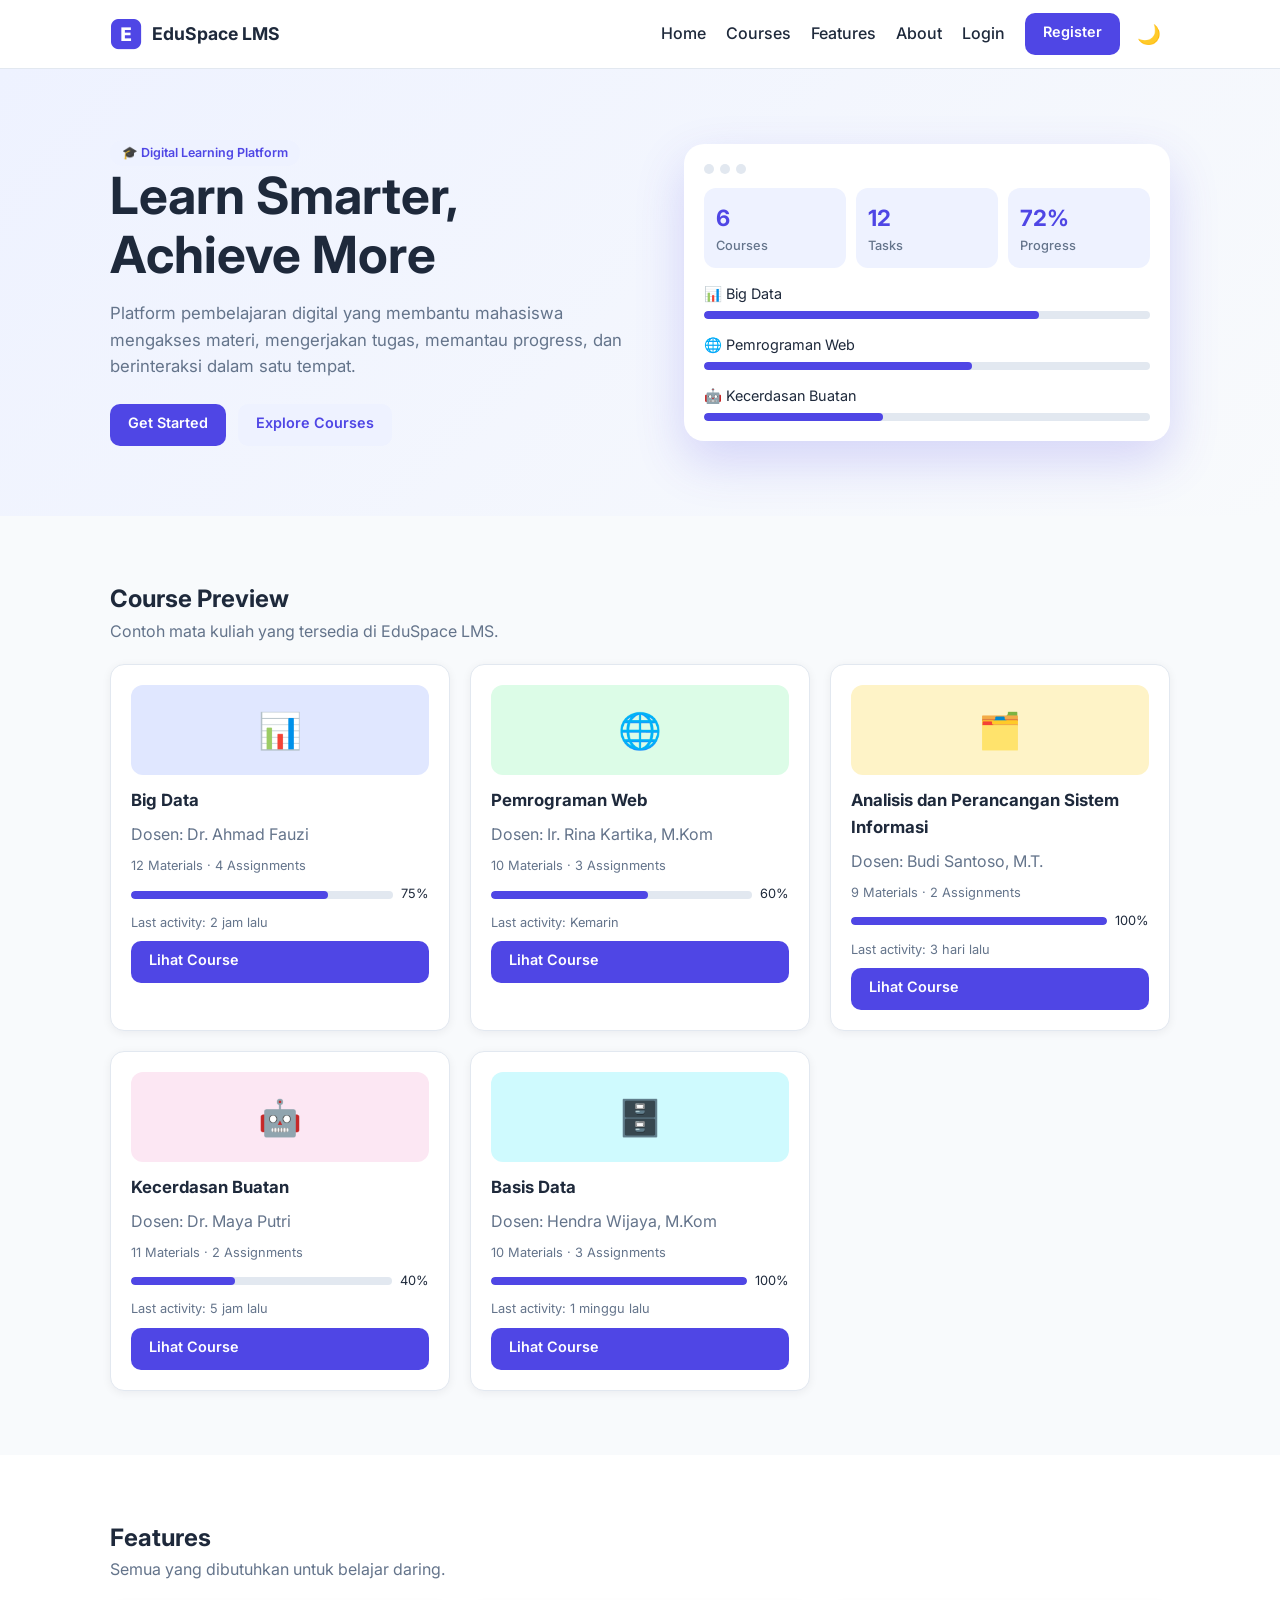
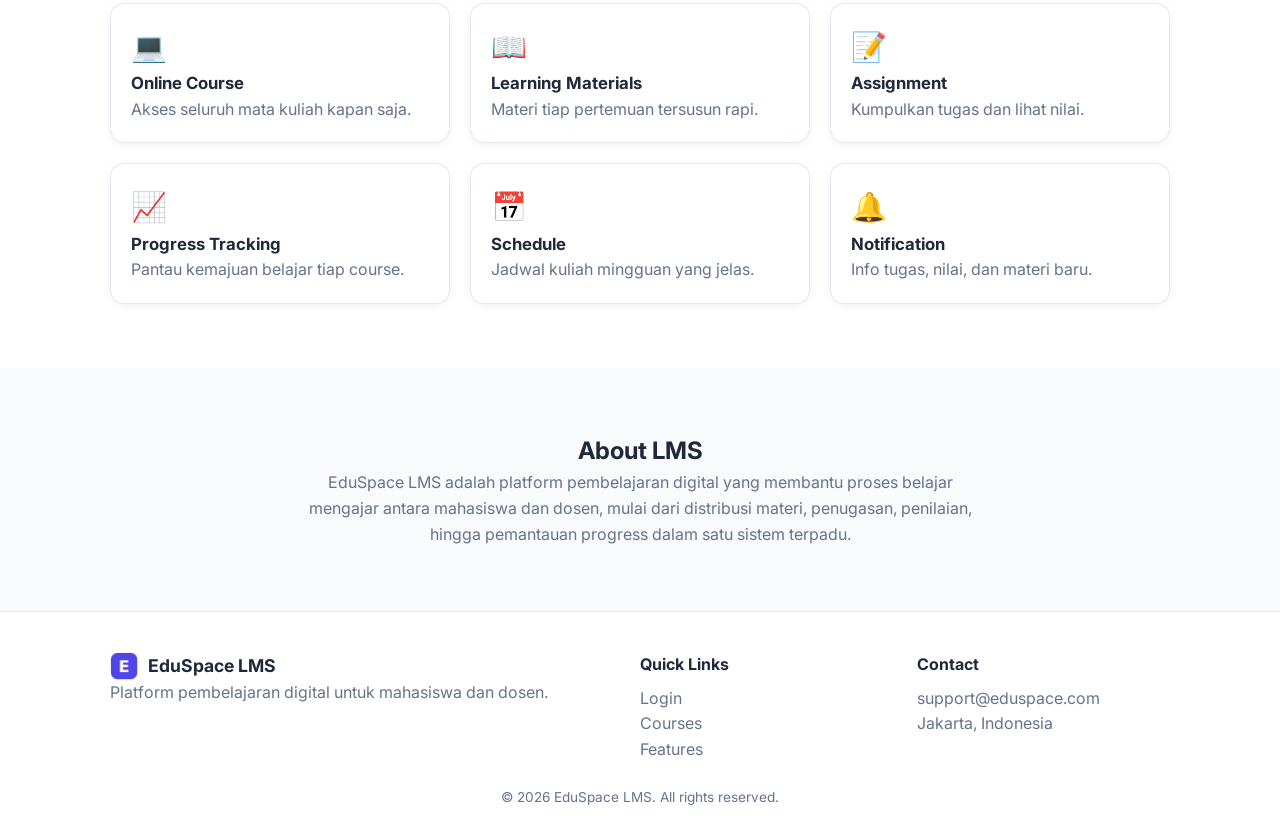
<file: EduSpace-LMS/EduSpace-LMS/index.html>
<!DOCTYPE html>
<html lang="id">
<head>
  <meta charset="UTF-8">
  <meta name="viewport" content="width=device-width, initial-scale=1.0">
  <title>EduSpace LMS | Learn Smarter, Achieve More</title>
  <link href="https://fonts.googleapis.com/css2?family=Inter:wght@400;500;600;700&display=swap" rel="stylesheet">
  <link rel="stylesheet" href="css/style.css">
</head>
<body data-page="index">
  <header class="nav">
    <div class="container nav-in">
      <a class="brand" href="index.html"><img src="images/logo.png" alt="" width="32" height="32"><span data-app-name>EduSpace LMS</span></a>
      <nav id="navlinks" class="nav-links" aria-label="Menu utama">
        <a href="#home">Home</a><a href="#courses">Courses</a><a href="#features">Features</a><a href="#about">About</a>
        <a href="login.html">Login</a><a class="btn btn-primary" href="login.html?register=1">Register</a>
      </nav>
      <button class="icon-btn" data-action="theme" aria-label="Ganti tema">🌙</button>
      <button class="icon-btn menu-btn" data-action="navtoggle" aria-label="Menu">☰</button>
    </div>
  </header>

  <section id="home" class="hero">
    <div class="container hero-in">
      <div>
        <span class="badge">🎓 Digital Learning Platform</span>
        <h1>Learn Smarter, Achieve More</h1>
        <p class="lead">Platform pembelajaran digital yang membantu mahasiswa mengakses materi, mengerjakan tugas, memantau progress, dan berinteraksi dalam satu tempat.</p>
        <div class="actions"><a class="btn btn-primary" href="login.html">Get Started</a><a class="btn btn-ghost" href="#courses">Explore Courses</a></div>
      </div>
      <div class="mock" aria-hidden="true">
        <div class="mock-bar"><i></i><i></i><i></i></div>
        <div class="mock-stats"><b>6<small>Courses</small></b><b>12<small>Tasks</small></b><b>72%<small>Progress</small></b></div>
        <div class="mock-row"><span>📊 Big Data</span><div class="progress"><span style="width:75%"></span></div></div>
        <div class="mock-row"><span>🌐 Pemrograman Web</span><div class="progress"><span style="width:60%"></span></div></div>
        <div class="mock-row"><span>🤖 Kecerdasan Buatan</span><div class="progress"><span style="width:40%"></span></div></div>
      </div>
    </div>
  </section>

  <section id="courses" class="section"><div class="container">
    <h2>Course Preview</h2><p class="muted">Contoh mata kuliah yang tersedia di EduSpace LMS.</p>
    <div id="preview" class="grid"></div>
  </div></section>

  <section id="features" class="section alt"><div class="container">
    <h2>Features</h2><p class="muted">Semua yang dibutuhkan untuk belajar daring.</p>
    <div class="grid feat">
      <article class="card"><span class="ico">💻</span><h3>Online Course</h3><p class="muted">Akses seluruh mata kuliah kapan saja.</p></article>
      <article class="card"><span class="ico">📖</span><h3>Learning Materials</h3><p class="muted">Materi tiap pertemuan tersusun rapi.</p></article>
      <article class="card"><span class="ico">📝</span><h3>Assignment</h3><p class="muted">Kumpulkan tugas dan lihat nilai.</p></article>
      <article class="card"><span class="ico">📈</span><h3>Progress Tracking</h3><p class="muted">Pantau kemajuan belajar tiap course.</p></article>
      <article class="card"><span class="ico">📅</span><h3>Schedule</h3><p class="muted">Jadwal kuliah mingguan yang jelas.</p></article>
      <article class="card"><span class="ico">🔔</span><h3>Notification</h3><p class="muted">Info tugas, nilai, dan materi baru.</p></article>
    </div>
  </div></section>

  <section id="about" class="section"><div class="container narrow">
    <h2>About LMS</h2>
    <p class="muted"><span data-app-name>EduSpace LMS</span> adalah platform pembelajaran digital yang membantu proses belajar mengajar antara mahasiswa dan dosen, mulai dari distribusi materi, penugasan, penilaian, hingga pemantauan progress dalam satu sistem terpadu.</p>
  </div></section>

  <footer class="footer"><div class="container foot">
    <div><a class="brand" href="index.html"><img src="images/logo.png" alt="" width="28" height="28"><span data-app-name>EduSpace LMS</span></a><p class="muted">Platform pembelajaran digital untuk mahasiswa dan dosen.</p></div>
    <div><h4>Quick Links</h4><a href="login.html">Login</a><a href="#courses">Courses</a><a href="#features">Features</a></div>
    <div><h4>Contact</h4><p class="muted">support@eduspace.com<br>Jakarta, Indonesia</p></div>
  </div><p class="copy">© 2026 EduSpace LMS. All rights reserved.</p></footer>
  <div id="toasts" class="toasts"></div>
  <script src="js/script.js"></script>
</body>
</html>
</file>
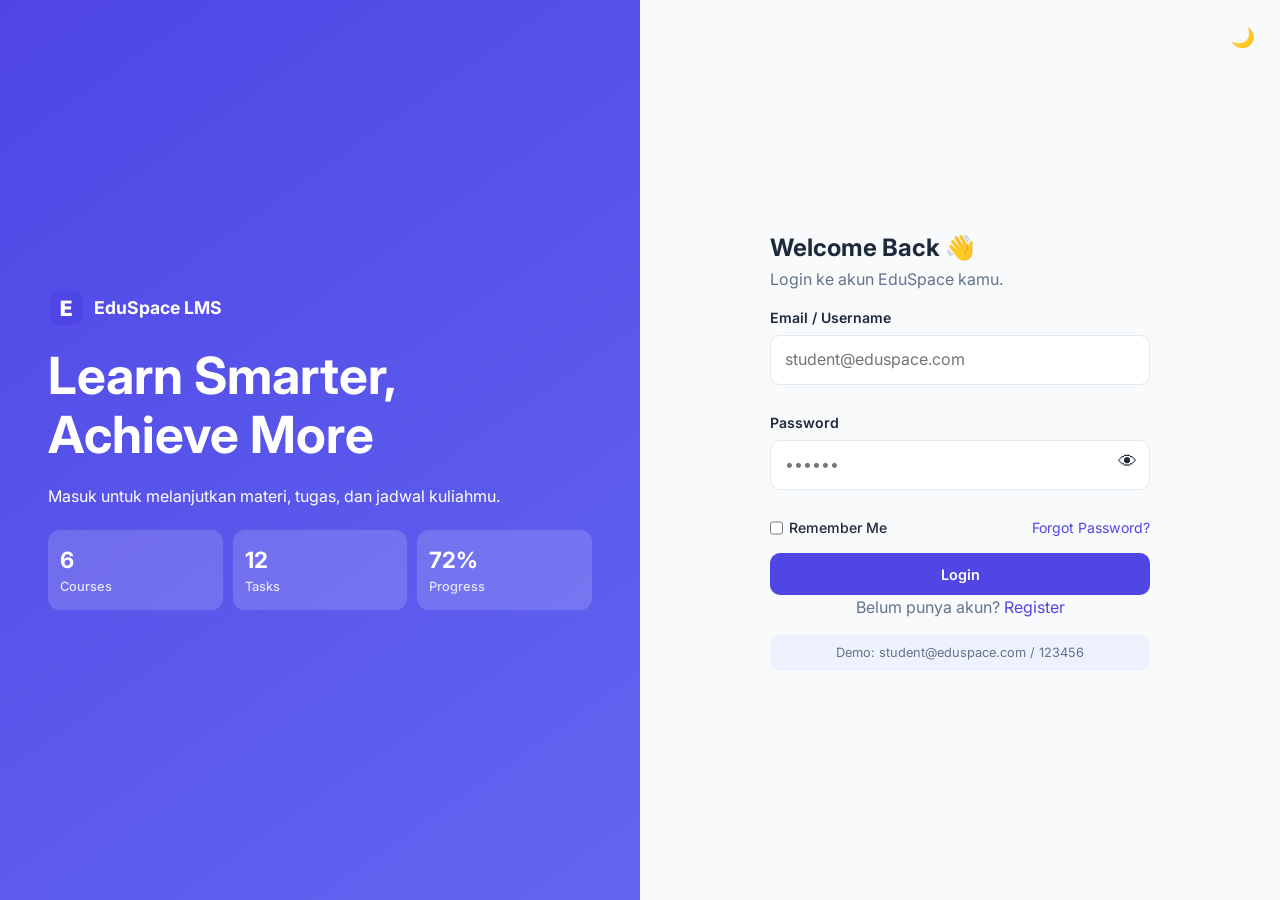
<file: EduSpace-LMS/EduSpace-LMS/assignments.html>
<!DOCTYPE html>
<html lang="id">
<head>
  <meta charset="UTF-8">
  <meta name="viewport" content="width=device-width, initial-scale=1.0">
  <title>Assignments | EduSpace LMS</title>
  <link href="https://fonts.googleapis.com/css2?family=Inter:wght@400;500;600;700&display=swap" rel="stylesheet">
  <link rel="stylesheet" href="css/style.css">
</head>
<body data-page="assignments">
  <div class="app">
    <aside id="sidebar" class="sidebar"></aside>
    <div class="overlay" id="overlay"></div>
    <div class="main">
      <header id="topbar" class="topbar"></header>
      <main id="view" class="view"></main>
    </div>
  </div>
  <div id="toasts" class="toasts"></div>
  <script src="js/script.js"></script>
</body>
</html>
</file>
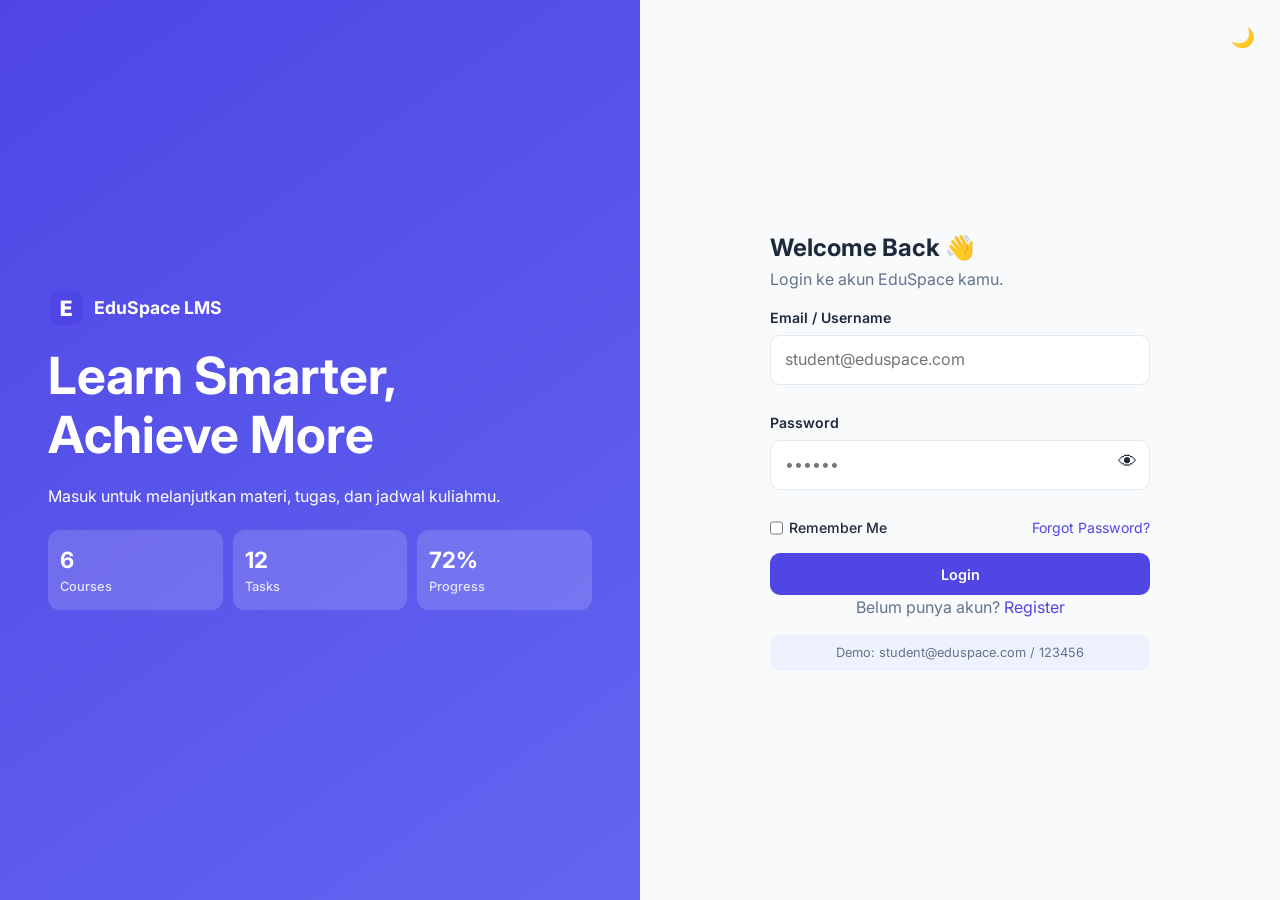
<file: EduSpace-LMS/EduSpace-LMS/course-detail.html>
<!DOCTYPE html>
<html lang="id">
<head>
  <meta charset="UTF-8">
  <meta name="viewport" content="width=device-width, initial-scale=1.0">
  <title>Course Detail | EduSpace LMS</title>
  <link href="https://fonts.googleapis.com/css2?family=Inter:wght@400;500;600;700&display=swap" rel="stylesheet">
  <link rel="stylesheet" href="css/style.css">
</head>
<body data-page="course-detail">
  <div class="app">
    <aside id="sidebar" class="sidebar"></aside>
    <div class="overlay" id="overlay"></div>
    <div class="main">
      <header id="topbar" class="topbar"></header>
      <main id="view" class="view"></main>
    </div>
  </div>
  <div id="toasts" class="toasts"></div>
  <script src="js/script.js"></script>
</body>
</html>
</file>
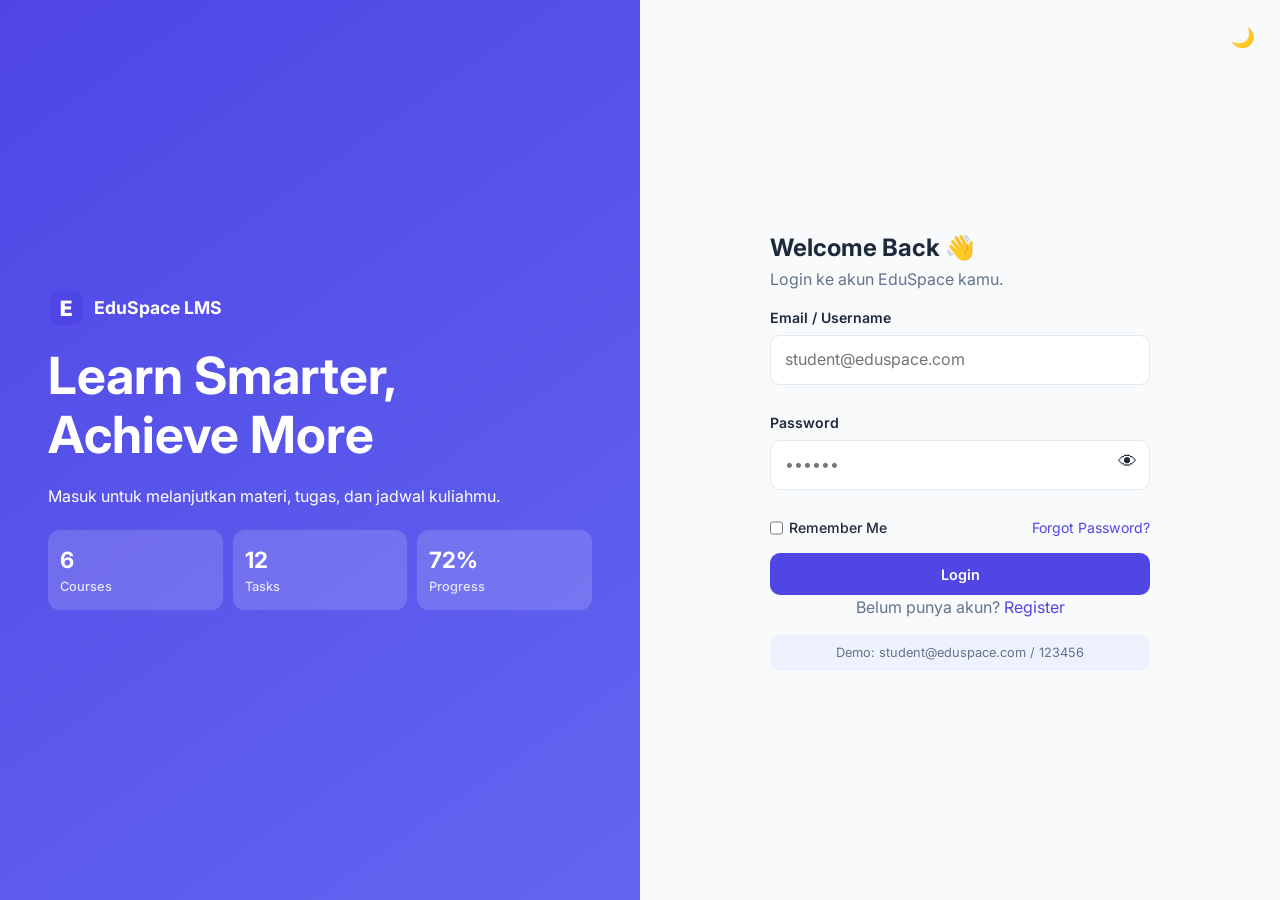
<file: EduSpace-LMS/EduSpace-LMS/courses.html>
<!DOCTYPE html>
<html lang="id">
<head>
  <meta charset="UTF-8">
  <meta name="viewport" content="width=device-width, initial-scale=1.0">
  <title>My Courses | EduSpace LMS</title>
  <link href="https://fonts.googleapis.com/css2?family=Inter:wght@400;500;600;700&display=swap" rel="stylesheet">
  <link rel="stylesheet" href="css/style.css">
</head>
<body data-page="courses">
  <div class="app">
    <aside id="sidebar" class="sidebar"></aside>
    <div class="overlay" id="overlay"></div>
    <div class="main">
      <header id="topbar" class="topbar"></header>
      <main id="view" class="view"></main>
    </div>
  </div>
  <div id="toasts" class="toasts"></div>
  <script src="js/script.js"></script>
</body>
</html>
</file>
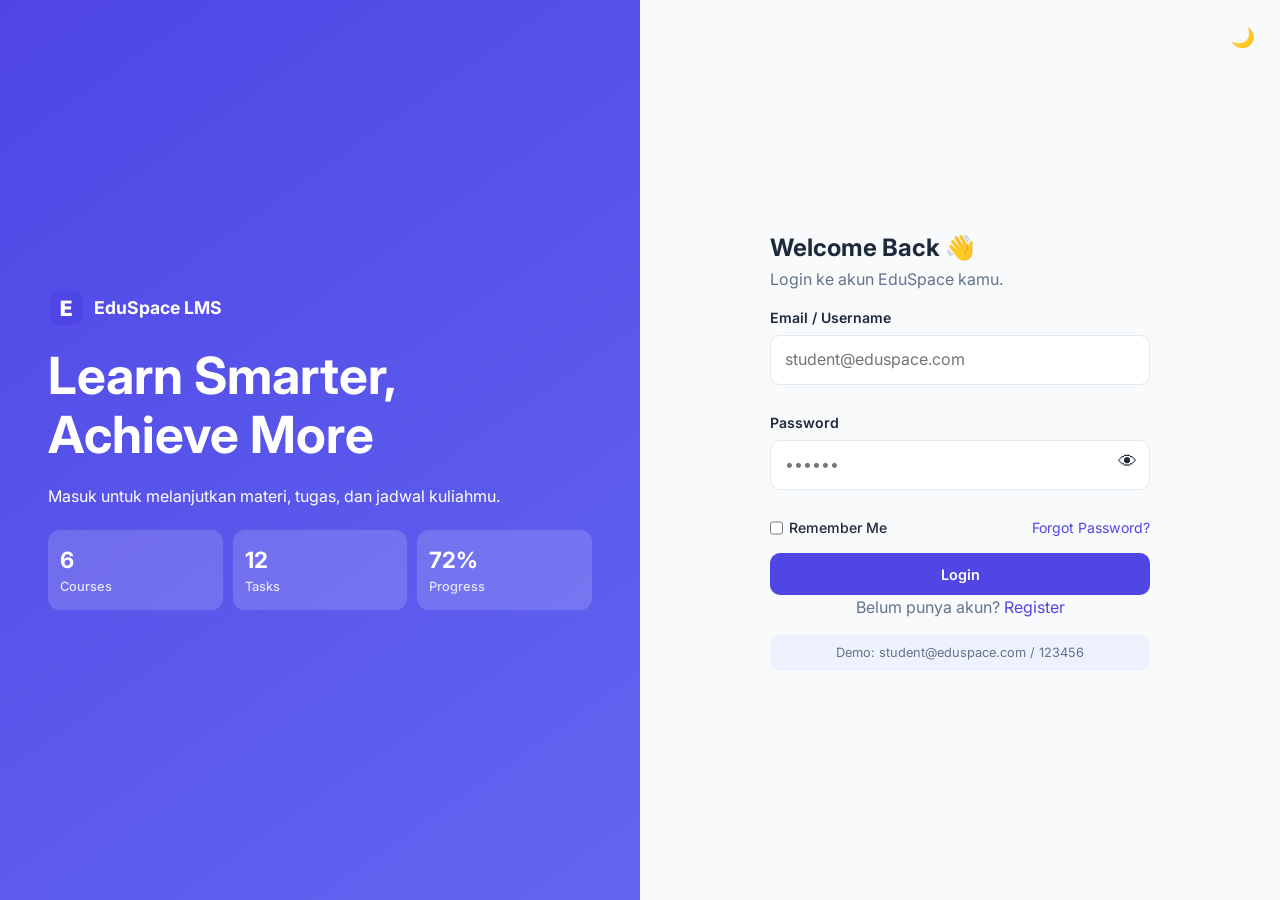
<file: EduSpace-LMS/EduSpace-LMS/dashboard.html>
<!DOCTYPE html>
<html lang="id">
<head>
  <meta charset="UTF-8">
  <meta name="viewport" content="width=device-width, initial-scale=1.0">
  <title>Dashboard | EduSpace LMS</title>
  <link href="https://fonts.googleapis.com/css2?family=Inter:wght@400;500;600;700&display=swap" rel="stylesheet">
  <link rel="stylesheet" href="css/style.css">
</head>
<body data-page="dashboard">
  <div class="app">
    <aside id="sidebar" class="sidebar"></aside>
    <div class="overlay" id="overlay"></div>
    <div class="main">
      <header id="topbar" class="topbar"></header>
      <main id="view" class="view"></main>
    </div>
  </div>
  <div id="toasts" class="toasts"></div>
  <script src="js/script.js"></script>
</body>
</html>
</file>
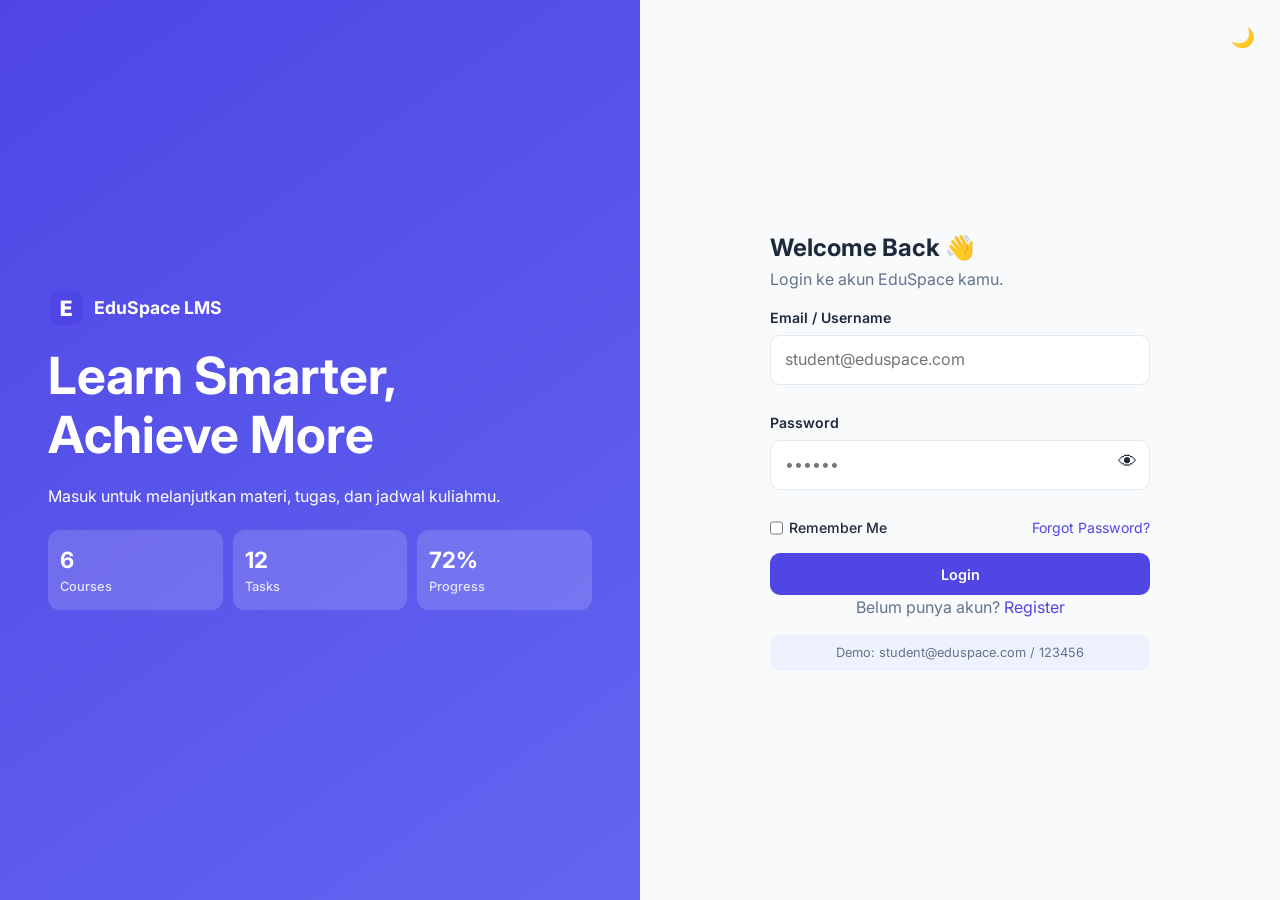
<file: EduSpace-LMS/EduSpace-LMS/login.html>
<!DOCTYPE html>
<html lang="id">
<head>
  <meta charset="UTF-8">
  <meta name="viewport" content="width=device-width, initial-scale=1.0">
  <title>Login | EduSpace LMS</title>
  <link href="https://fonts.googleapis.com/css2?family=Inter:wght@400;500;600;700&display=swap" rel="stylesheet">
  <link rel="stylesheet" href="css/style.css">
</head>
<body data-page="login">
  <div class="login">
    <section class="login-brand">
      <a class="brand" href="index.html"><img src="images/logo.png" alt="" width="36" height="36"><span data-app-name>EduSpace LMS</span></a>
      <h1>Learn Smarter,<br>Achieve More</h1>
      <p>Masuk untuk melanjutkan materi, tugas, dan jadwal kuliahmu.</p>
      <div class="mock-stats"><b>6<small>Courses</small></b><b>12<small>Tasks</small></b><b>72%<small>Progress</small></b></div>
    </section>
    <section class="login-form">
      <button class="icon-btn theme-corner" data-action="theme" aria-label="Ganti tema">🌙</button>
      <form id="loginForm" novalidate>
        <h2>Welcome Back 👋</h2>
        <p class="muted">Login ke akun EduSpace kamu.</p>
        <div id="formError" class="alert" hidden></div>
        <label for="email">Email / Username</label>
        <input id="email" type="text" placeholder="student@eduspace.com" autocomplete="username">
        <small class="err" id="emailErr"></small>
        <label for="password">Password</label>
        <div class="pw"><input id="password" type="password" placeholder="••••••" autocomplete="current-password"><button type="button" class="icon-btn" data-action="showpw" aria-label="Tampilkan password">👁</button></div>
        <small class="err" id="pwErr"></small>
        <div class="row"><label class="check"><input id="remember" type="checkbox"> Remember Me</label><a href="#" data-action="forgot">Forgot Password?</a></div>
        <button id="loginBtn" class="btn btn-primary block" type="submit">Login</button>
        <p class="muted center">Belum punya akun? <a href="#" data-action="register">Register</a></p>
        <p class="hint">Demo: student@eduspace.com / 123456</p>
      </form>
    </section>
  </div>
  <div id="toasts" class="toasts"></div>
  <script src="js/script.js"></script>
</body>
</html>
</file>
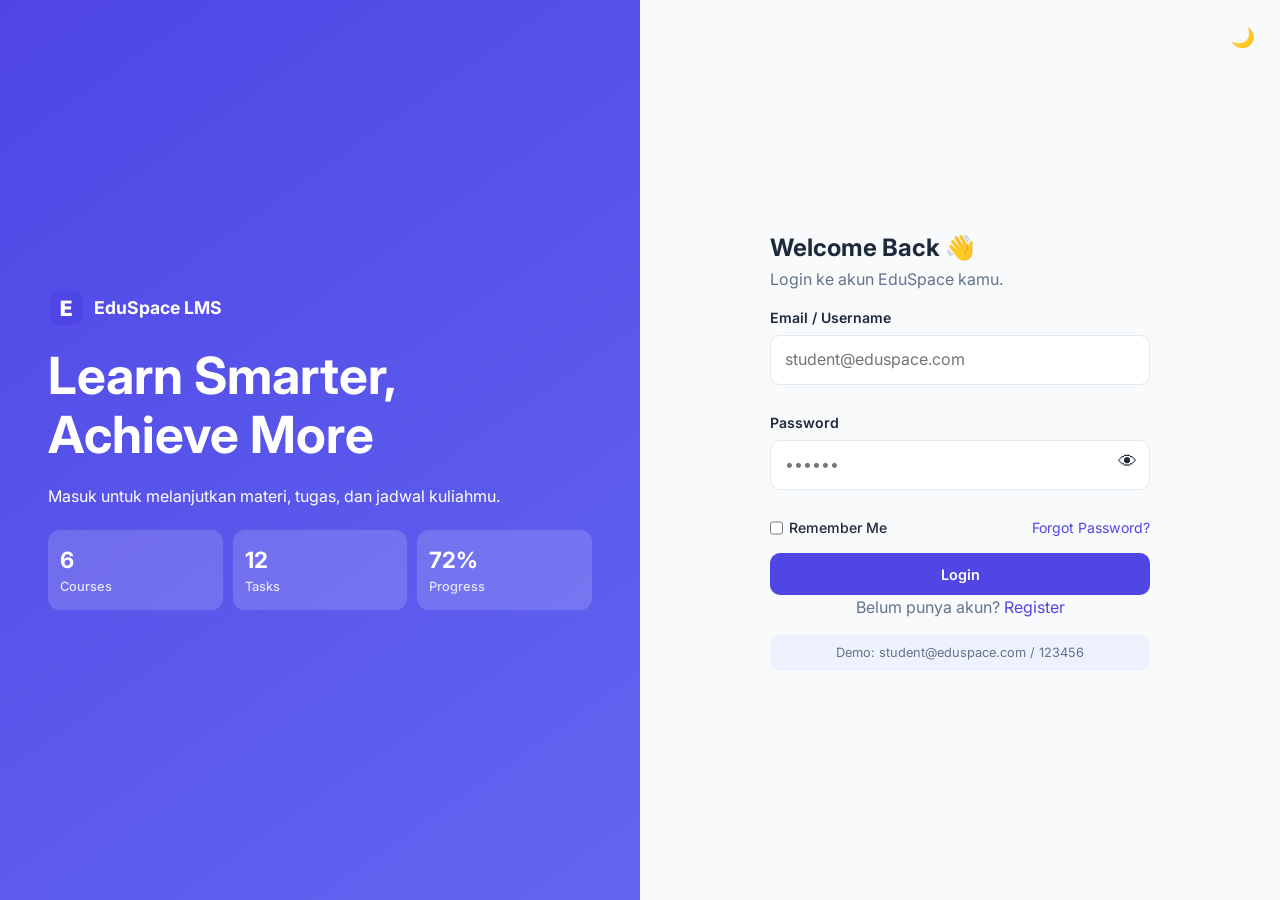
<file: EduSpace-LMS/EduSpace-LMS/profile.html>
<!DOCTYPE html>
<html lang="id">
<head>
  <meta charset="UTF-8">
  <meta name="viewport" content="width=device-width, initial-scale=1.0">
  <title>Profile | EduSpace LMS</title>
  <link href="https://fonts.googleapis.com/css2?family=Inter:wght@400;500;600;700&display=swap" rel="stylesheet">
  <link rel="stylesheet" href="css/style.css">
</head>
<body data-page="profile">
  <div class="app">
    <aside id="sidebar" class="sidebar"></aside>
    <div class="overlay" id="overlay"></div>
    <div class="main">
      <header id="topbar" class="topbar"></header>
      <main id="view" class="view"></main>
    </div>
  </div>
  <div id="toasts" class="toasts"></div>
  <script src="js/script.js"></script>
</body>
</html>
</file>
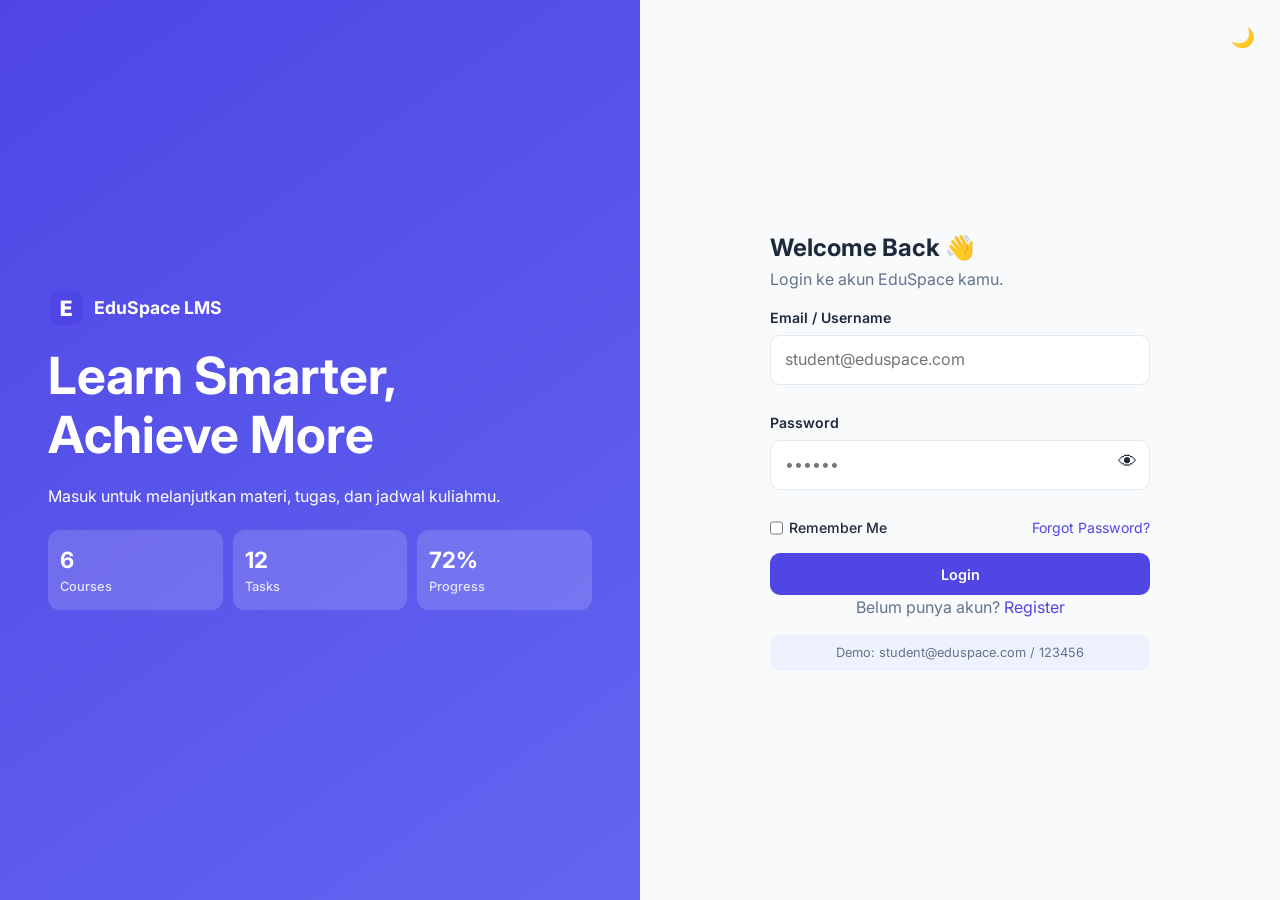
<file: EduSpace-LMS/EduSpace-LMS/schedule.html>
<!DOCTYPE html>
<html lang="id">
<head>
  <meta charset="UTF-8">
  <meta name="viewport" content="width=device-width, initial-scale=1.0">
  <title>Schedule | EduSpace LMS</title>
  <link href="https://fonts.googleapis.com/css2?family=Inter:wght@400;500;600;700&display=swap" rel="stylesheet">
  <link rel="stylesheet" href="css/style.css">
</head>
<body data-page="schedule">
  <div class="app">
    <aside id="sidebar" class="sidebar"></aside>
    <div class="overlay" id="overlay"></div>
    <div class="main">
      <header id="topbar" class="topbar"></header>
      <main id="view" class="view"></main>
    </div>
  </div>
  <div id="toasts" class="toasts"></div>
  <script src="js/script.js"></script>
</body>
</html>
</file>
<file: EduSpace-LMS/EduSpace-LMS/css/style.css>
/* ===== 1. Variabel warna (ubah di sini untuk ganti tema) ===== */
:root{--primary:#4F46E5;--secondary:#6366F1;--bg:#F8FAFC;--card:#FFFFFF;--text:#1E293B;--muted:#64748B;
--ok:#22C55E;--warn:#F59E0B;--bad:#EF4444;--soft:#EEF2FF;--border:#E2E8F0;--r:14px;--sh:0 2px 10px rgba(15,23,42,.06)}
[data-theme=dark]{--bg:#0F172A;--card:#1E293B;--text:#E2E8F0;--muted:#94A3B8;--soft:#312E81;--border:#334155;--sh:0 2px 10px rgba(0,0,0,.4)}

/* ===== 2. Base ===== */
*{box-sizing:border-box;margin:0}
body{font-family:Inter,system-ui,sans-serif;background:var(--bg);color:var(--text);line-height:1.6;transition:background .25s,color .25s}
a{color:var(--primary);text-decoration:none}
h1{font-size:clamp(2rem,5vw,3.2rem);line-height:1.15}h2{font-size:1.5rem}h3{font-size:1.05rem}
.muted{color:var(--muted)}.center{text-align:center}small{font-size:.8rem}
.container{max-width:1100px;margin:auto;padding:0 20px}.narrow{max-width:720px;text-align:center}
.card{background:var(--card);border:1px solid var(--border);border-radius:var(--r);box-shadow:var(--sh);padding:20px;transition:transform .2s,box-shadow .2s}
.card:hover{transform:translateY(-3px);box-shadow:0 8px 24px rgba(79,70,229,.15)}
.grid{display:grid;grid-template-columns:repeat(auto-fill,minmax(260px,1fr));gap:20px;margin-top:20px}

/* ===== 3. Komponen ===== */
.btn{display:inline-block;border:0;border-radius:10px;padding:10px 18px;font:600 .9rem Inter,sans-serif;cursor:pointer;min-height:42px;transition:transform .15s,opacity .2s}
.btn:hover{transform:translateY(-1px);opacity:.92}.btn:active{transform:scale(.97)}
.btn-primary{background:var(--primary);color:#fff}.btn-ghost{background:var(--soft);color:var(--primary)}
.btn.block{width:100%}.btn[disabled]{opacity:.6;cursor:wait}
.icon-btn{background:none;border:0;font-size:1.2rem;cursor:pointer;padding:8px;border-radius:10px;min-width:42px;min-height:42px;color:var(--text)}
.icon-btn:hover{background:var(--soft)}
.badge,.tag{display:inline-block;background:var(--soft);color:var(--primary);border-radius:99px;padding:3px 12px;font-size:.78rem;font-weight:600}
.tag.ok{background:#DCFCE7;color:#15803D}.tag.warn{background:#FEF3C7;color:#B45309}.tag.bad{background:#FEE2E2;color:#B91C1C}
.progress{background:var(--border);border-radius:99px;height:8px;overflow:hidden;flex:1}
.progress>span{display:block;height:100%;background:var(--primary);border-radius:99px;width:0;transition:width .9s ease}
input,select,textarea{width:100%;padding:11px 14px;border:1px solid var(--border);border-radius:10px;background:var(--card);color:var(--text);font:inherit}
input:focus{outline:2px solid var(--secondary);border-color:transparent}
label{display:block;font-weight:600;font-size:.88rem;margin:14px 0 6px}
.err{color:var(--bad);display:block;min-height:1em}
.chips{display:flex;gap:8px;flex-wrap:wrap}.chip{border:1px solid var(--border);background:var(--card);color:var(--text);border-radius:99px;padding:7px 16px;cursor:pointer;font:500 .85rem Inter,sans-serif}
.chip.active{background:var(--primary);color:#fff;border-color:var(--primary)}
.empty{text-align:center;padding:40px;color:var(--muted);grid-column:1/-1}
.toasts{position:fixed;right:16px;bottom:16px;display:grid;gap:8px;z-index:99}
.toast{background:var(--text);color:var(--bg);padding:12px 18px;border-radius:12px;box-shadow:var(--sh);animation:in .3s;border-left:4px solid var(--ok)}
.toast.error{border-color:var(--bad)}.toast.info{border-color:var(--secondary)}
@keyframes in{from{opacity:0;transform:translateY(10px)}}
.modal-bg{position:fixed;inset:0;background:rgba(15,23,42,.5);display:grid;place-items:center;z-index:90;padding:16px}
.modal{background:var(--card);border-radius:var(--r);padding:24px;max-width:460px;width:100%;animation:in .25s}
.modal .btn{margin-top:16px;margin-right:8px}

/* ===== 4. Landing page ===== */
.nav{position:sticky;top:0;background:var(--card);border-bottom:1px solid var(--border);z-index:50}
.nav-in{display:flex;align-items:center;gap:8px;height:68px}
.brand{display:flex;align-items:center;gap:10px;font-weight:700;font-size:1.1rem;color:var(--text)}
.nav-links{display:flex;gap:20px;align-items:center;margin-left:auto}.nav-links a:not(.btn){color:var(--text);font-weight:500}
.menu-btn{display:none}
.hero{padding:70px 0;background:linear-gradient(135deg,var(--soft),var(--bg))}
.hero-in{display:grid;grid-template-columns:1.1fr 1fr;gap:40px;align-items:center}
.lead{color:var(--muted);margin:16px 0 24px;font-size:1.05rem}.actions{display:flex;gap:12px;flex-wrap:wrap}
.mock{background:var(--card);border-radius:20px;padding:20px;box-shadow:0 20px 50px rgba(79,70,229,.2);display:grid;gap:14px}
.mock-bar{display:flex;gap:6px}.mock-bar i{width:10px;height:10px;border-radius:50%;background:var(--border)}
.mock-stats{display:grid;grid-template-columns:repeat(3,1fr);gap:10px}
.mock-stats b{background:var(--soft);color:var(--primary);border-radius:12px;padding:12px;font-size:1.4rem;display:block}.mock-stats small{display:block;color:var(--muted);font-weight:500}
.mock-row{display:grid;gap:6px;font-size:.9rem}
.section{padding:64px 0}.section.alt{background:var(--card)}
.feat .ico{font-size:1.8rem}
.footer{background:var(--card);border-top:1px solid var(--border);padding:40px 0 16px}
.foot{display:grid;grid-template-columns:2fr 1fr 1fr;gap:24px}.foot h4{margin-bottom:8px}.foot a:not(.brand){display:block;color:var(--muted)}
.copy{text-align:center;color:var(--muted);font-size:.85rem;margin-top:24px}

/* ===== 5. Login ===== */
.login{display:grid;grid-template-columns:1fr 1fr;min-height:100vh}
.login-brand{background:linear-gradient(145deg,var(--primary),var(--secondary));color:#fff;padding:48px;display:flex;flex-direction:column;justify-content:center;gap:20px}
.login-brand .brand{color:#fff}.login-brand .mock-stats b{background:rgba(255,255,255,.15);color:#fff}.login-brand .mock-stats small{color:#E0E7FF}
.login-form{display:grid;place-items:center;padding:32px;position:relative}.login-form form{width:100%;max-width:380px}
.theme-corner{position:absolute;top:16px;right:16px}
.pw{position:relative}.pw .icon-btn{position:absolute;right:2px;top:1px}
.row{display:flex;justify-content:space-between;margin:14px 0;font-size:.88rem}.check{display:flex;gap:6px;margin:0;font-weight:500}.check input{width:auto}
.alert{background:#FEE2E2;color:#B91C1C;padding:10px 14px;border-radius:10px;margin-top:12px;font-size:.88rem}
.hint{margin-top:14px;text-align:center;font-size:.8rem;color:var(--muted);background:var(--soft);padding:8px;border-radius:10px}

/* ===== 6. App layout ===== */
.app{display:flex;min-height:100vh}
.sidebar{width:250px;background:var(--card);border-right:1px solid var(--border);padding:20px 14px;position:fixed;inset:0 auto 0 0;display:flex;flex-direction:column;gap:4px;z-index:60;transition:transform .3s}
.sidebar .brand{padding:4px 10px 18px}
.nav-item{display:flex;gap:12px;align-items:center;padding:11px 14px;border-radius:12px;color:var(--muted);font-weight:500;transition:background .2s}
.nav-item:hover{background:var(--soft)}.nav-item.active{background:var(--soft);color:var(--primary);font-weight:600}
.nav-item.logout{margin-top:auto;color:var(--bad)}
.main{margin-left:250px;flex:1;min-width:0}
.topbar{display:flex;align-items:center;gap:10px;padding:14px 28px;background:var(--card);border-bottom:1px solid var(--border);position:sticky;top:0;z-index:40}
.topbar .search{max-width:360px;margin-right:auto}
.avatar{width:38px;height:38px;border-radius:50%;background:var(--primary);color:#fff;display:grid;place-items:center;font-weight:700;flex:none}
.avatar.lg{width:96px;height:96px;font-size:2rem}
.view{padding:28px;max-width:1200px}
.overlay{display:none}
.bell{position:relative}.bell .dot{position:absolute;top:4px;right:2px;background:var(--bad);color:#fff;font-size:.65rem;border-radius:99px;padding:0 6px}
.dropdown{position:absolute;right:60px;top:60px;width:320px;max-width:calc(100vw - 24px);background:var(--card);border:1px solid var(--border);border-radius:var(--r);box-shadow:0 12px 32px rgba(0,0,0,.15);padding:8px;animation:in .2s}
.dropdown .it{padding:10px 12px;border-radius:10px;font-size:.88rem}.dropdown .it:hover{background:var(--soft)}.dropdown .it.unread{font-weight:600}
.page-head{display:flex;justify-content:space-between;align-items:center;gap:12px;flex-wrap:wrap;margin-bottom:20px}
.stats{display:grid;grid-template-columns:repeat(auto-fit,minmax(200px,1fr));gap:16px;margin:24px 0}
.stat b{font-size:1.9rem;display:block;color:var(--primary)}
.two{display:grid;grid-template-columns:2fr 1fr;gap:24px}.stack{display:grid;gap:16px;align-content:start}
.section-title{margin:28px 0 4px}
.course .thumb{height:90px;border-radius:12px;display:grid;place-items:center;font-size:2.2rem;margin-bottom:12px}
.course .body{display:grid;gap:8px}.course small.muted{display:block}
.course .pr{display:flex;align-items:center;gap:8px}
.item{display:flex;gap:14px;align-items:center;padding:14px 0;border-bottom:1px solid var(--border)}.item:last-child{border:0}
.item .grow{flex:1;min-width:0}.item .ico{font-size:1.5rem}
.time{font-weight:600;color:var(--primary);font-size:.85rem;min-width:100px}
.tabs{display:flex;gap:4px;border-bottom:1px solid var(--border);margin:20px 0;overflow-x:auto}
.tab{background:none;border:0;padding:10px 16px;font:500 .92rem Inter,sans-serif;color:var(--muted);cursor:pointer;border-bottom:3px solid transparent;white-space:nowrap}
.tab.active{color:var(--primary);border-color:var(--primary);font-weight:600}
.hero-course{color:#fff;border-radius:var(--r);padding:28px;display:grid;gap:10px}.hero-course .progress{background:rgba(255,255,255,.3)}.hero-course .progress>span{background:#fff}
.week{display:grid;grid-template-columns:repeat(5,minmax(170px,1fr));gap:14px;overflow-x:auto}
.day h3{margin-bottom:10px}.event{border-left:4px solid var(--primary);background:var(--soft);border-radius:10px;padding:10px 12px;margin-bottom:10px;font-size:.85rem}.event b{display:block}
.profile{display:flex;gap:24px;align-items:center;flex-wrap:wrap}.info{display:grid;grid-template-columns:repeat(auto-fit,minmax(200px,1fr));gap:16px;margin-top:20px}.info small{display:block;color:var(--muted)}

/* ===== 7. Responsive ===== */
@media(max-width:900px){
  .hero-in,.two,.login,.foot{grid-template-columns:1fr}.login-brand{padding:32px}
  .nav-links{display:none;position:absolute;top:68px;left:0;right:0;background:var(--card);flex-direction:column;padding:16px;border-bottom:1px solid var(--border);margin:0}
  .nav-links.open{display:flex}.menu-btn{display:block}.nav-in>.icon-btn:first-of-type{margin-left:auto}
  .sidebar{transform:translateX(-100%)}.sidebar.open{transform:none}
  .overlay.show{display:block;position:fixed;inset:0;background:rgba(0,0,0,.4);z-index:55}
  .main{margin-left:0}.topbar{padding:12px 16px}.view{padding:20px 16px}
  .topbar .menu-btn{display:block}.dropdown{right:12px}
}
@media(max-width:560px){.grid,.stats{grid-template-columns:1fr}.btn{width:100%;text-align:center}.item{flex-wrap:wrap}.avatar.lg{width:72px;height:72px}}
</file>
